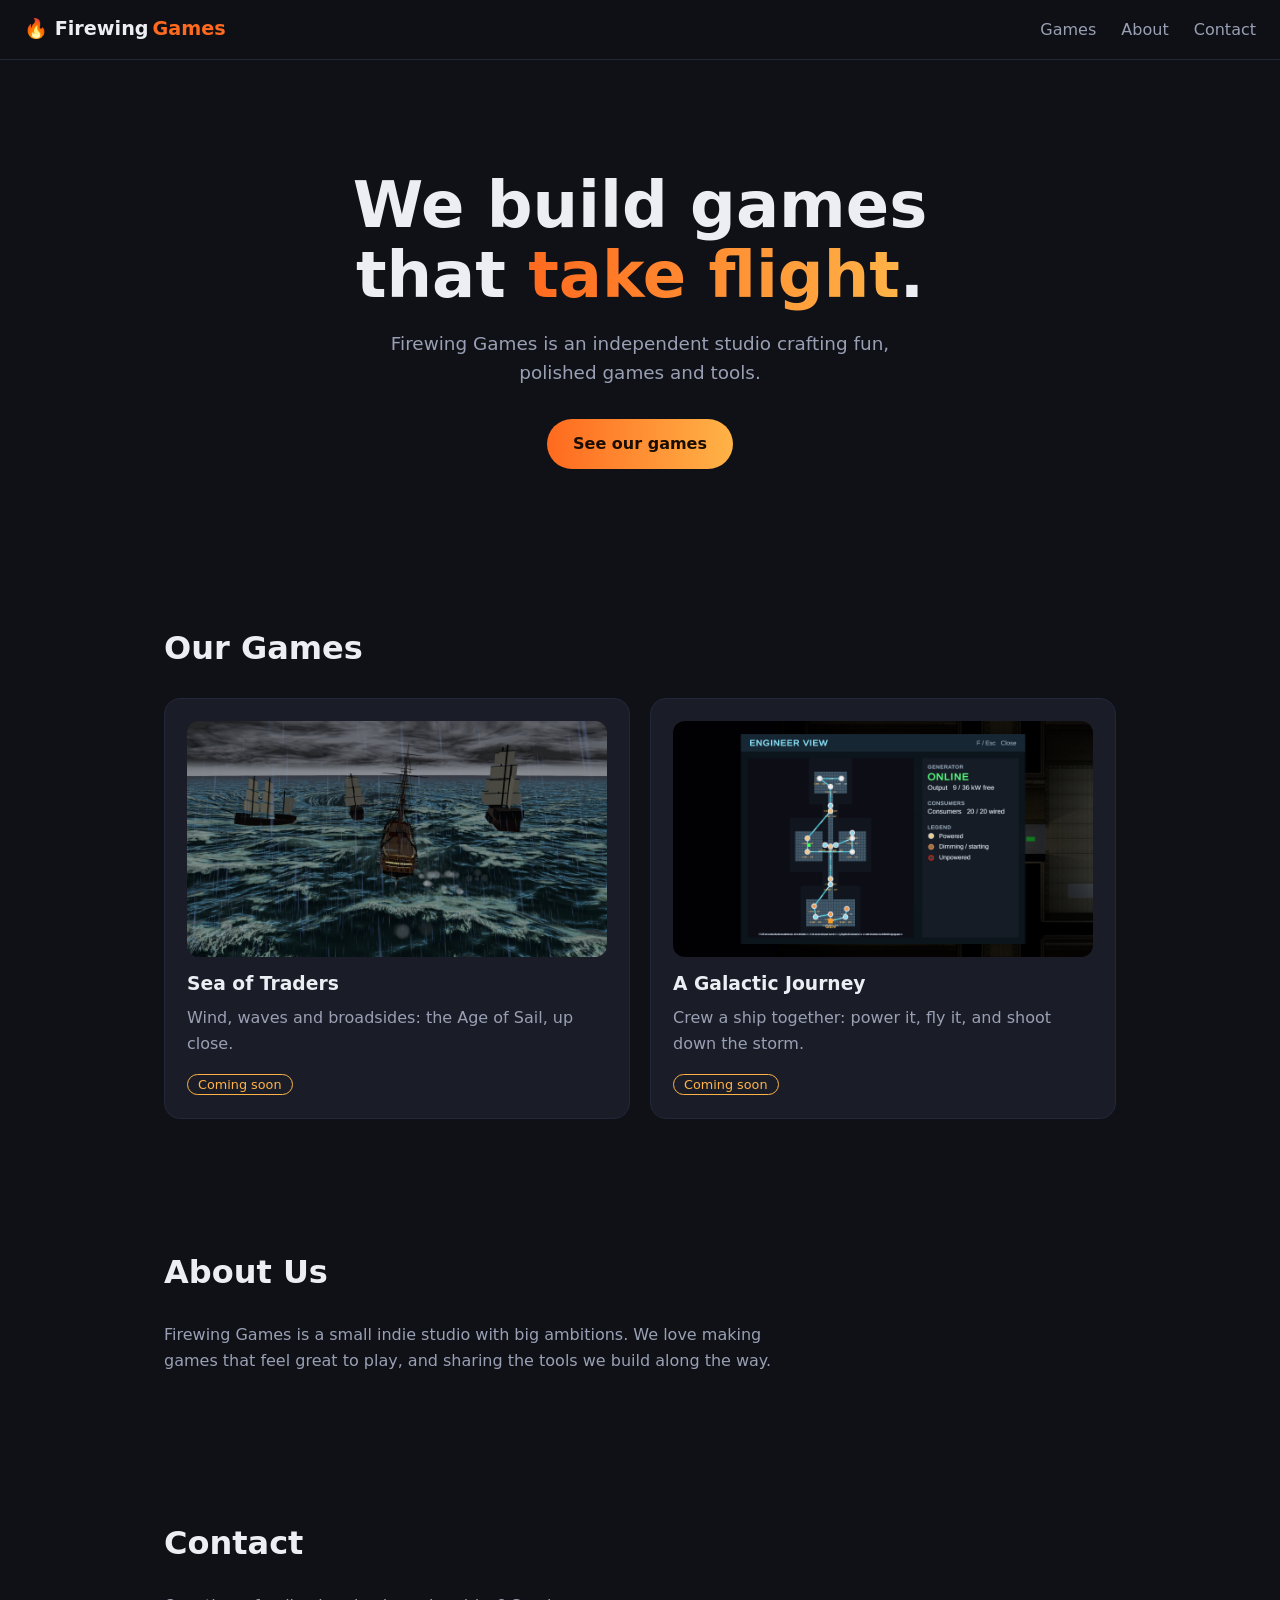
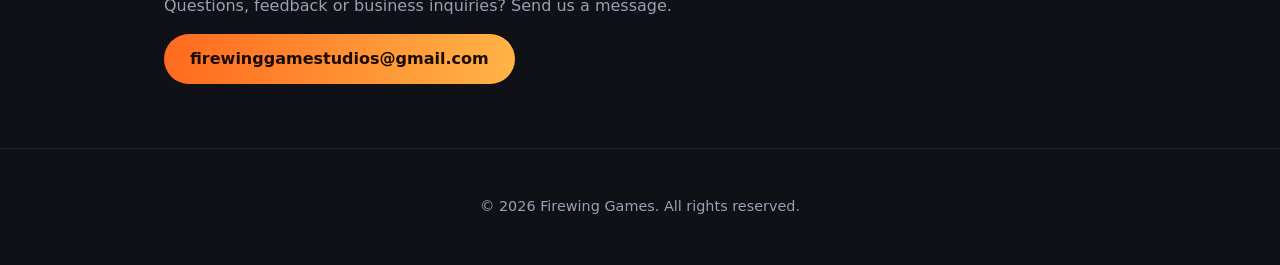
<file: index.html>
<!doctype html>
<html lang="en">
<head>
  <meta charset="utf-8">
  <meta name="viewport" content="width=device-width, initial-scale=1">
  <title>Firewing Games</title>
  <meta name="description" content="Firewing Games – an independent game studio making games and game tools.">
  <link rel="stylesheet" href="style.css">
</head>
<body>
  <header class="nav">
    <a class="logo" href="#top">🔥 Firewing<span>Games</span></a>
    <nav>
      <a href="#games">Games</a>
      <a href="#about">About</a>
      <a href="#contact">Contact</a>
    </nav>
  </header>

  <main id="top">
    <section class="hero">
      <h1>We build games<br>that <em>take flight</em>.</h1>
      <p>Firewing Games is an independent studio crafting fun, polished games and tools.</p>
      <a class="btn" href="#games">See our games</a>
    </section>

    <section id="games">
      <h2>Our Games</h2>
      <div class="grid">
        <a class="card" href="sea-of-traders.html">
          <img class="thumb-img" src="img/sea-of-traders/ocean-storm-fleet-in-rain.png" alt="Sea of Traders screenshot">
          <h3>Sea of Traders</h3>
          <p>Wind, waves and broadsides: the Age of Sail, up close.</p>
          <span class="tag">Coming soon</span>
        </a>
        <a class="card" href="a-galactic-journey.html">
          <img class="thumb-img" src="img/a-galactic-journey/engineer-view-power-grid.png" alt="A Galactic Journey screenshot">
          <h3>A Galactic Journey</h3>
          <p>Crew a ship together: power it, fly it, and shoot down the storm.</p>
          <span class="tag">Coming soon</span>
        </a>
      </div>
    </section>

    <section id="about">
      <h2>About Us</h2>
      <p>Firewing Games is a small indie studio with big ambitions. We love making games that feel great to play, and sharing the tools we build along the way.</p>
    </section>

    <section id="contact">
      <h2>Contact</h2>
      <p>Questions, feedback or business inquiries? Send us a message.</p>
      <a class="btn" href="mailto:firewinggamestudios@gmail.com">firewinggamestudios@gmail.com</a>
    </section>
  </main>

  <footer>
    <p>&copy; <span id="year"></span> Firewing Games. All rights reserved.</p>
  </footer>
  <script>document.getElementById('year').textContent = new Date().getFullYear();</script>
</body>
</html>
</file>
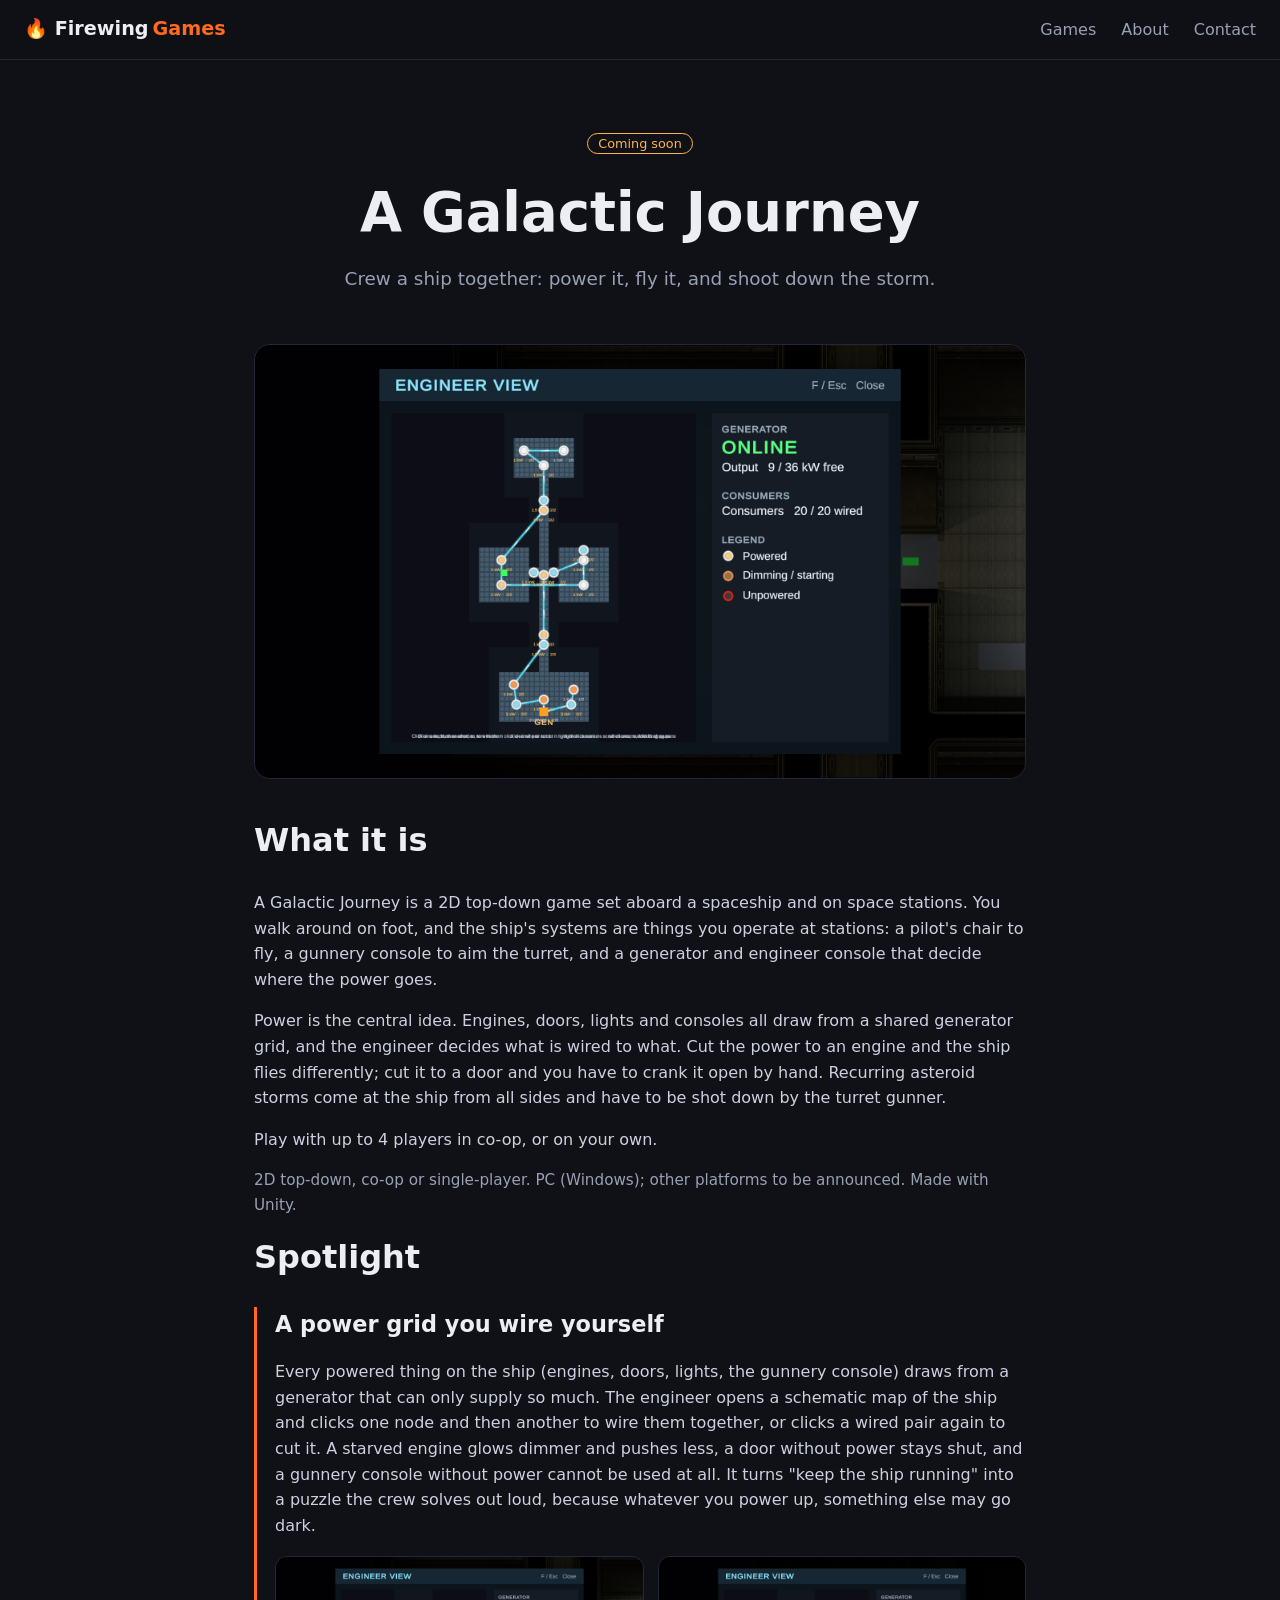
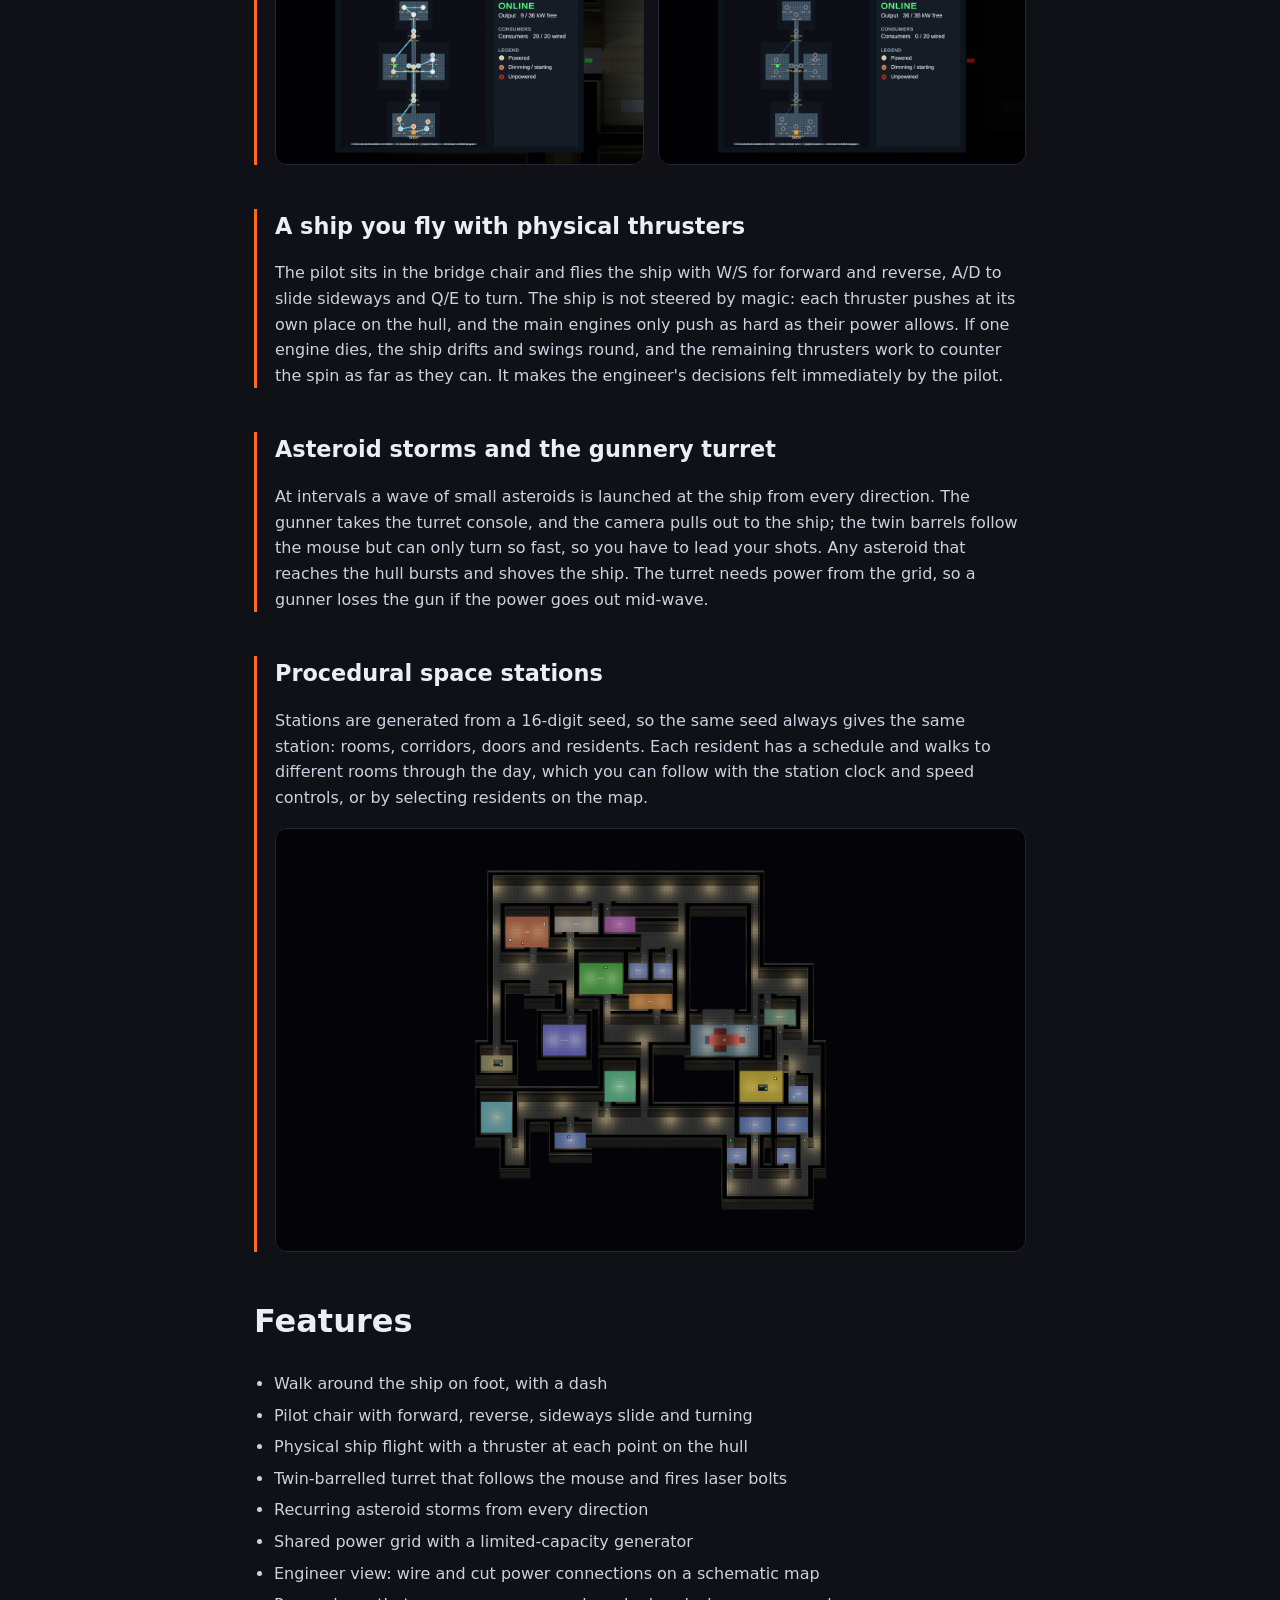
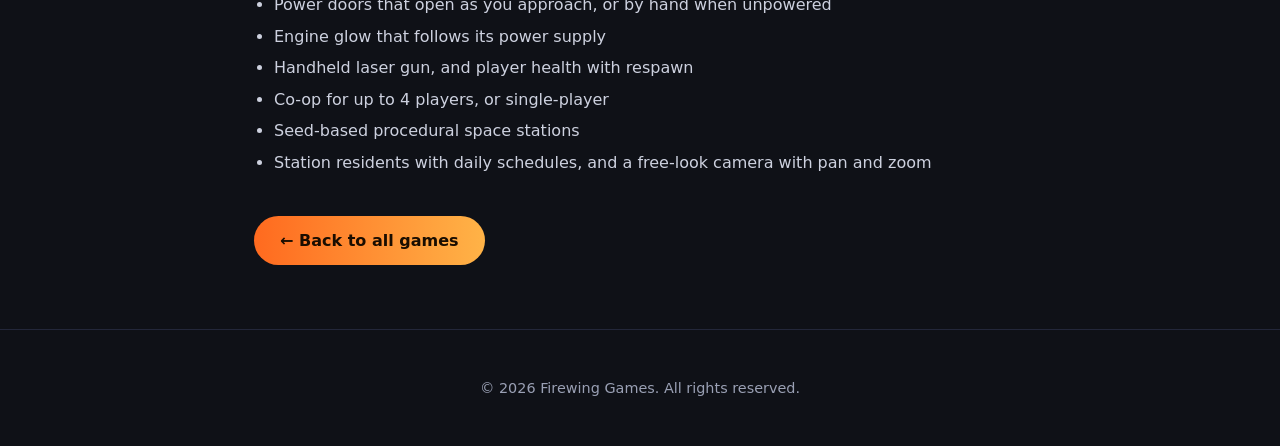
<file: a-galactic-journey.html>
<!doctype html>
<html lang="en">
<head>
  <meta charset="utf-8">
  <meta name="viewport" content="width=device-width, initial-scale=1">
  <title>A Galactic Journey – Firewing Games</title>
  <meta name="description" content="A Galactic Journey: crew a ship together, power it, fly it and shoot down the storm. Coming soon from Firewing Games.">
  <link rel="stylesheet" href="style.css">
</head>
<body>
  <header class="nav">
    <a class="logo" href="index.html">🔥 Firewing<span>Games</span></a>
    <nav>
      <a href="index.html#games">Games</a>
      <a href="index.html#about">About</a>
      <a href="index.html#contact">Contact</a>
    </nav>
  </header>

  <main>
    <section class="game-hero">
      <span class="tag">Coming soon</span>
      <h1>A Galactic Journey</h1>
      <p class="tagline">Crew a ship together: power it, fly it, and shoot down the storm.</p>
    </section>

    <section class="game-body">
      <img class="wide" src="img/a-galactic-journey/engineer-view-power-grid.png" alt="The engineer view, a schematic map of the ship's power grid">

      <h2>What it is</h2>
      <p>A Galactic Journey is a 2D top-down game set aboard a spaceship and on space stations. You walk around on foot, and the ship's systems are things you operate at stations: a pilot's chair to fly, a gunnery console to aim the turret, and a generator and engineer console that decide where the power goes.</p>
      <p>Power is the central idea. Engines, doors, lights and consoles all draw from a shared generator grid, and the engineer decides what is wired to what. Cut the power to an engine and the ship flies differently; cut it to a door and you have to crank it open by hand. Recurring asteroid storms come at the ship from all sides and have to be shot down by the turret gunner.</p>
      <p>Play with up to 4 players in co-op, or on your own.</p>
      <p class="meta">2D top-down, co-op or single-player. PC (Windows); other platforms to be announced. Made with Unity.</p>

      <h2>Spotlight</h2>

      <div class="spot">
        <h3>A power grid you wire yourself</h3>
        <p>Every powered thing on the ship (engines, doors, lights, the gunnery console) draws from a generator that can only supply so much. The engineer opens a schematic map of the ship and clicks one node and then another to wire them together, or clicks a wired pair again to cut it. A starved engine glows dimmer and pushes less, a door without power stays shut, and a gunnery console without power cannot be used at all. It turns "keep the ship running" into a puzzle the crew solves out loud, because whatever you power up, something else may go dark.</p>
        <div class="shots">
          <img src="img/a-galactic-journey/engineer-view-power-grid.png" alt="Engineer view with all consumers powered">
          <img src="img/a-galactic-journey/engineer-view-grid-unpowered.png" alt="Engineer view with the grid cut and a red door lamp">
        </div>
      </div>

      <div class="spot">
        <h3>A ship you fly with physical thrusters</h3>
        <p>The pilot sits in the bridge chair and flies the ship with W/S for forward and reverse, A/D to slide sideways and Q/E to turn. The ship is not steered by magic: each thruster pushes at its own place on the hull, and the main engines only push as hard as their power allows. If one engine dies, the ship drifts and swings round, and the remaining thrusters work to counter the spin as far as they can. It makes the engineer's decisions felt immediately by the pilot.</p>
      </div>

      <div class="spot">
        <h3>Asteroid storms and the gunnery turret</h3>
        <p>At intervals a wave of small asteroids is launched at the ship from every direction. The gunner takes the turret console, and the camera pulls out to the ship; the twin barrels follow the mouse but can only turn so fast, so you have to lead your shots. Any asteroid that reaches the hull bursts and shoves the ship. The turret needs power from the grid, so a gunner loses the gun if the power goes out mid-wave.</p>
      </div>

      <div class="spot">
        <h3>Procedural space stations</h3>
        <p>Stations are generated from a 16-digit seed, so the same seed always gives the same station: rooms, corridors, doors and residents. Each resident has a schedule and walks to different rooms through the day, which you can follow with the station clock and speed controls, or by selecting residents on the map.</p>
        <div class="shots">
          <img src="img/a-galactic-journey/station-generated-overview.png" alt="Overview of a procedurally generated space station">
        </div>
      </div>

      <h2>Features</h2>
      <ul class="features">
        <li>Walk around the ship on foot, with a dash</li>
        <li>Pilot chair with forward, reverse, sideways slide and turning</li>
        <li>Physical ship flight with a thruster at each point on the hull</li>
        <li>Twin-barrelled turret that follows the mouse and fires laser bolts</li>
        <li>Recurring asteroid storms from every direction</li>
        <li>Shared power grid with a limited-capacity generator</li>
        <li>Engineer view: wire and cut power connections on a schematic map</li>
        <li>Power doors that open as you approach, or by hand when unpowered</li>
        <li>Engine glow that follows its power supply</li>
        <li>Handheld laser gun, and player health with respawn</li>
        <li>Co-op for up to 4 players, or single-player</li>
        <li>Seed-based procedural space stations</li>
        <li>Station residents with daily schedules, and a free-look camera with pan and zoom</li>
      </ul>

      <a class="btn" href="index.html#games">&larr; Back to all games</a>
    </section>
  </main>

  <footer>
    <p>&copy; <span id="year"></span> Firewing Games. All rights reserved.</p>
  </footer>
  <script>document.getElementById('year').textContent = new Date().getFullYear();</script>
</body>
</html>
</file>
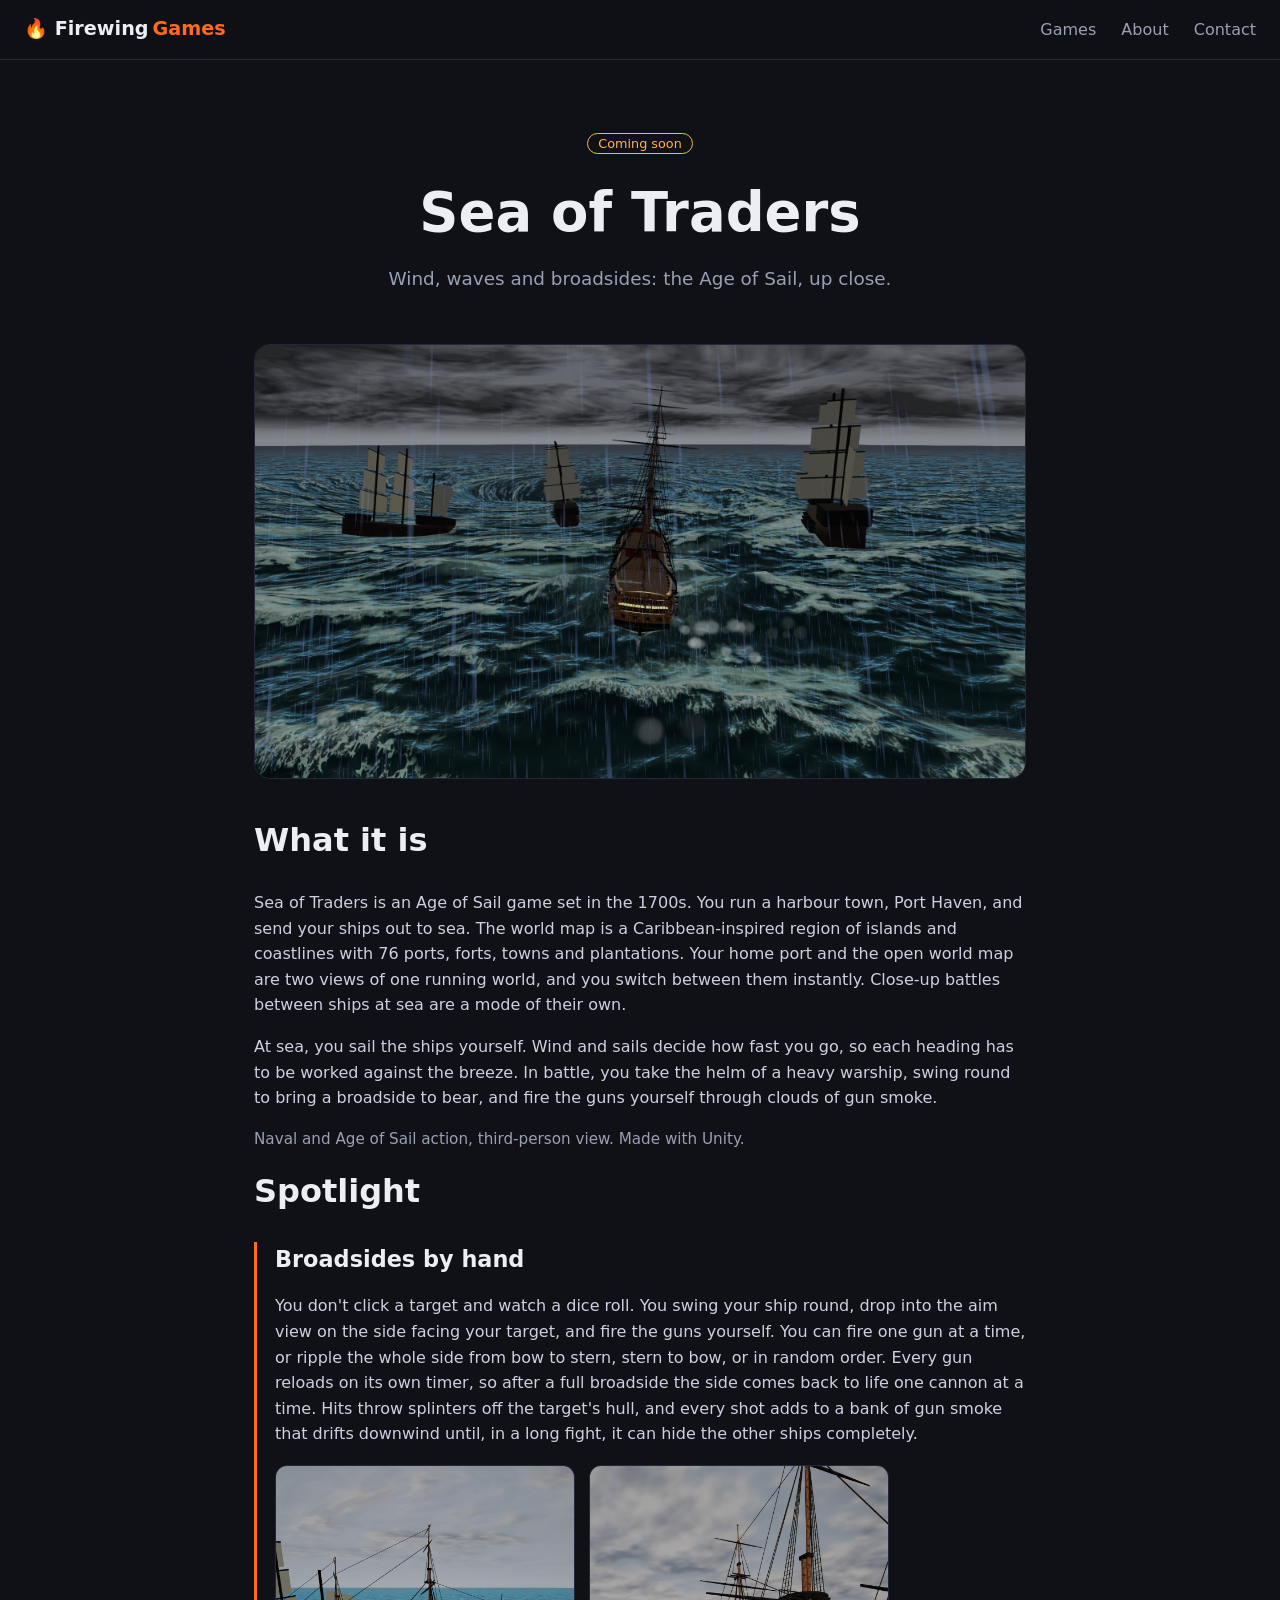
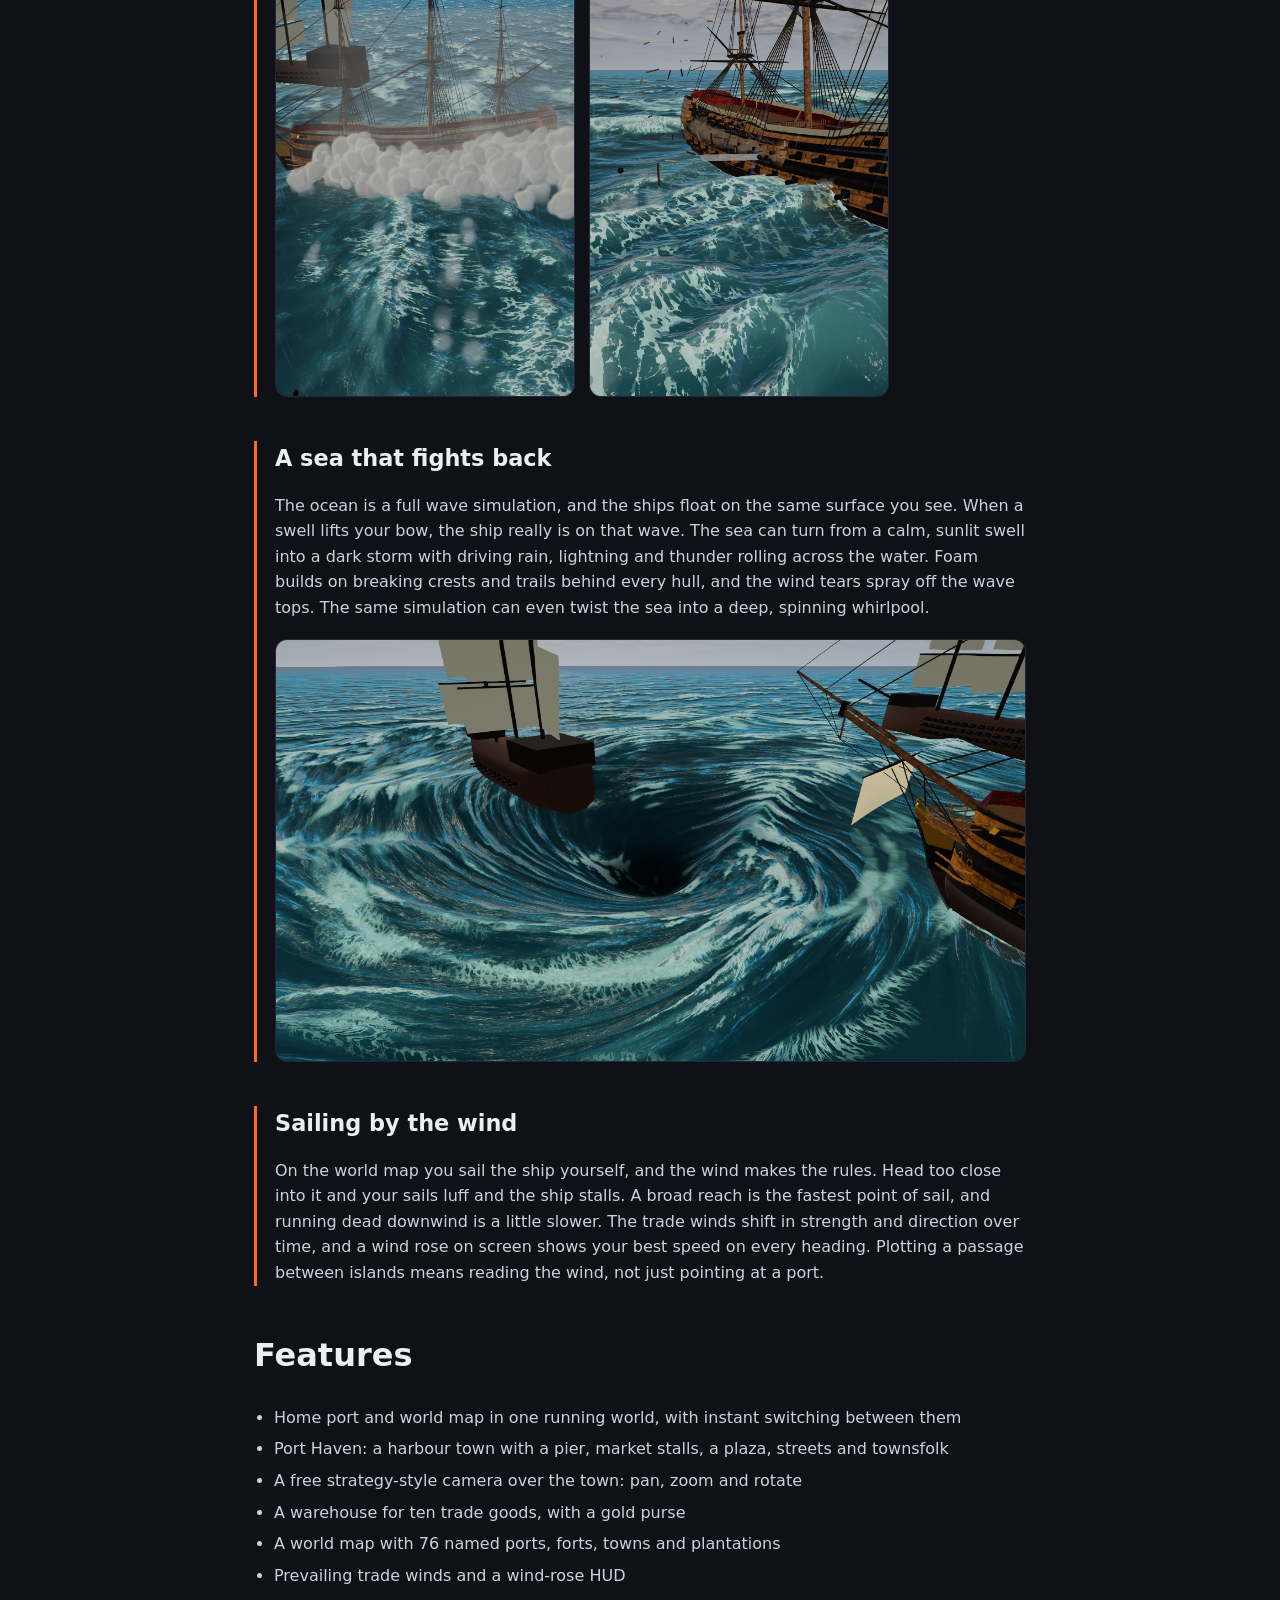
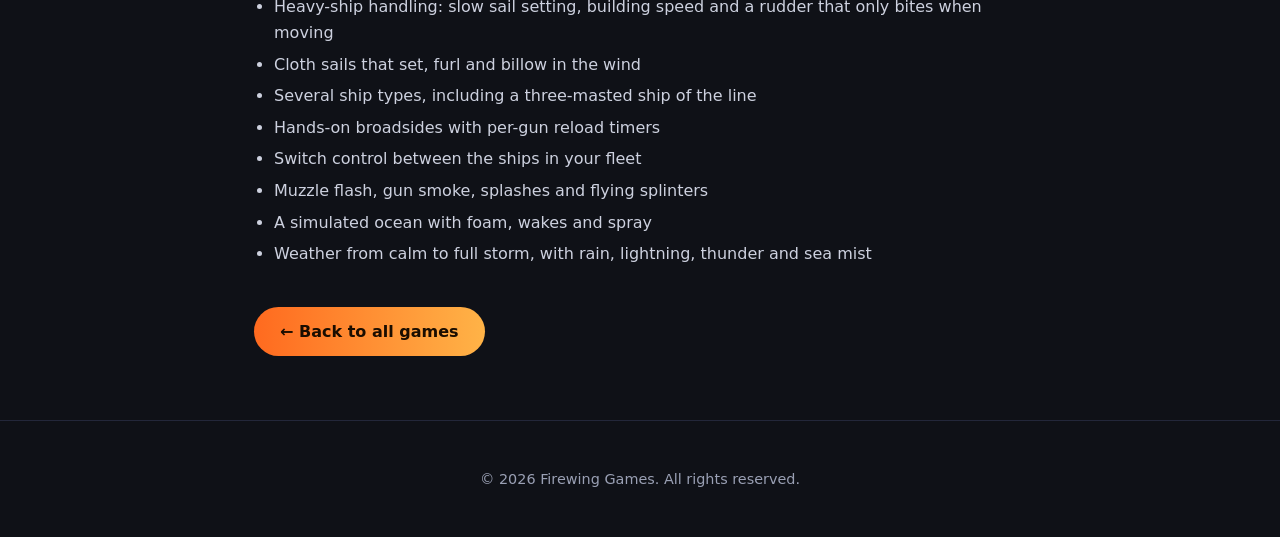
<file: sea-of-traders.html>
<!doctype html>
<html lang="en">
<head>
  <meta charset="utf-8">
  <meta name="viewport" content="width=device-width, initial-scale=1">
  <title>Sea of Traders – Firewing Games</title>
  <meta name="description" content="Sea of Traders: wind, waves and broadsides. The Age of Sail, up close. Coming soon from Firewing Games.">
  <link rel="stylesheet" href="style.css">
</head>
<body>
  <header class="nav">
    <a class="logo" href="index.html">🔥 Firewing<span>Games</span></a>
    <nav>
      <a href="index.html#games">Games</a>
      <a href="index.html#about">About</a>
      <a href="index.html#contact">Contact</a>
    </nav>
  </header>

  <main>
    <section class="game-hero">
      <span class="tag">Coming soon</span>
      <h1>Sea of Traders</h1>
      <p class="tagline">Wind, waves and broadsides: the Age of Sail, up close.</p>
    </section>

    <section class="game-body">
      <img class="wide" src="img/sea-of-traders/ocean-storm-fleet-in-rain.png" alt="Four ships sailing through a rainstorm under dark clouds">

      <h2>What it is</h2>
      <p>Sea of Traders is an Age of Sail game set in the 1700s. You run a harbour town, Port Haven, and send your ships out to sea. The world map is a Caribbean-inspired region of islands and coastlines with 76 ports, forts, towns and plantations. Your home port and the open world map are two views of one running world, and you switch between them instantly. Close-up battles between ships at sea are a mode of their own.</p>
      <p>At sea, you sail the ships yourself. Wind and sails decide how fast you go, so each heading has to be worked against the breeze. In battle, you take the helm of a heavy warship, swing round to bring a broadside to bear, and fire the guns yourself through clouds of gun smoke.</p>
      <p class="meta">Naval and Age of Sail action, third-person view. Made with Unity.</p>

      <h2>Spotlight</h2>

      <div class="spot">
        <h3>Broadsides by hand</h3>
        <p>You don't click a target and watch a dice roll. You swing your ship round, drop into the aim view on the side facing your target, and fire the guns yourself. You can fire one gun at a time, or ripple the whole side from bow to stern, stern to bow, or in random order. Every gun reloads on its own timer, so after a full broadside the side comes back to life one cannon at a time. Hits throw splinters off the target's hull, and every shot adds to a bank of gun smoke that drifts downwind until, in a long fight, it can hide the other ships completely.</p>
        <div class="shots portrait">
          <img src="img/sea-of-traders/combat-broadside-gun-smoke.png" alt="A ship of the line firing a broadside, with a wall of gun smoke along the hull">
          <img src="img/sea-of-traders/combat-cannonball-impact-splinters.png" alt="A cannonball hitting a hull in heavy seas, splinters flying">
        </div>
      </div>

      <div class="spot">
        <h3>A sea that fights back</h3>
        <p>The ocean is a full wave simulation, and the ships float on the same surface you see. When a swell lifts your bow, the ship really is on that wave. The sea can turn from a calm, sunlit swell into a dark storm with driving rain, lightning and thunder rolling across the water. Foam builds on breaking crests and trails behind every hull, and the wind tears spray off the wave tops. The same simulation can even twist the sea into a deep, spinning whirlpool.</p>
        <div class="shots">
          <img src="img/sea-of-traders/ocean-whirlpool-ships.png" alt="Two ships at the edge of a deep whirlpool">
        </div>
      </div>

      <div class="spot">
        <h3>Sailing by the wind</h3>
        <p>On the world map you sail the ship yourself, and the wind makes the rules. Head too close into it and your sails luff and the ship stalls. A broad reach is the fastest point of sail, and running dead downwind is a little slower. The trade winds shift in strength and direction over time, and a wind rose on screen shows your best speed on every heading. Plotting a passage between islands means reading the wind, not just pointing at a port.</p>
      </div>

      <h2>Features</h2>
      <ul class="features">
        <li>Home port and world map in one running world, with instant switching between them</li>
        <li>Port Haven: a harbour town with a pier, market stalls, a plaza, streets and townsfolk</li>
        <li>A free strategy-style camera over the town: pan, zoom and rotate</li>
        <li>A warehouse for ten trade goods, with a gold purse</li>
        <li>A world map with 76 named ports, forts, towns and plantations</li>
        <li>Prevailing trade winds and a wind-rose HUD</li>
        <li>Heavy-ship handling: slow sail setting, building speed and a rudder that only bites when moving</li>
        <li>Cloth sails that set, furl and billow in the wind</li>
        <li>Several ship types, including a three-masted ship of the line</li>
        <li>Hands-on broadsides with per-gun reload timers</li>
        <li>Switch control between the ships in your fleet</li>
        <li>Muzzle flash, gun smoke, splashes and flying splinters</li>
        <li>A simulated ocean with foam, wakes and spray</li>
        <li>Weather from calm to full storm, with rain, lightning, thunder and sea mist</li>
      </ul>

      <a class="btn" href="index.html#games">&larr; Back to all games</a>
    </section>
  </main>

  <footer>
    <p>&copy; <span id="year"></span> Firewing Games. All rights reserved.</p>
  </footer>
  <script>document.getElementById('year').textContent = new Date().getFullYear();</script>
</body>
</html>
</file>
<file: style.css>
:root {
  --bg: #0f1117;
  --panel: #1a1d27;
  --text: #eceef4;
  --muted: #9aa0b4;
  --accent: #ff6a1f;
  --accent2: #ffb347;
}
* { box-sizing: border-box; }
html { scroll-behavior: smooth; }
body {
  margin: 0;
  font-family: system-ui, -apple-system, "Segoe UI", Roboto, sans-serif;
  background: var(--bg);
  color: var(--text);
  line-height: 1.6;
}
a { color: inherit; text-decoration: none; }
.nav {
  position: sticky; top: 0; z-index: 10;
  display: flex; justify-content: space-between; align-items: center;
  padding: 14px 24px;
  background: rgba(15,17,23,.9);
  backdrop-filter: blur(8px);
  border-bottom: 1px solid #23273a;
}
.logo { font-weight: 800; font-size: 1.2rem; }
.logo span { color: var(--accent); margin-left: 4px; }
.nav nav a { margin-left: 20px; color: var(--muted); }
.nav nav a:hover { color: var(--text); }
section { max-width: 1000px; margin: 0 auto; padding: 64px 24px; }
h2 { font-size: 2rem; margin: 0 0 24px; }
.hero { text-align: center; padding: 110px 24px 90px; }
.hero h1 { font-size: clamp(2.2rem, 7vw, 4rem); line-height: 1.1; margin: 0 0 18px; }
.hero em {
  font-style: normal;
  background: linear-gradient(90deg, var(--accent), var(--accent2));
  -webkit-background-clip: text; background-clip: text; color: transparent;
}
.hero p { color: var(--muted); font-size: 1.15rem; max-width: 560px; margin: 0 auto 32px; }
.btn {
  display: inline-block; padding: 12px 26px; border-radius: 999px;
  background: linear-gradient(90deg, var(--accent), var(--accent2));
  color: #1a0d00; font-weight: 700;
  transition: transform .15s;
}
.btn:hover { transform: translateY(-2px); }
.grid { display: grid; gap: 20px; grid-template-columns: repeat(auto-fit, minmax(250px, 1fr)); }
.card { background: var(--panel); border-radius: 16px; padding: 22px; border: 1px solid #23273a; }
.card h3 { margin: 12px 0 6px; }
.card p { color: var(--muted); margin: 0 0 14px; }
.thumb { font-size: 2.6rem; background: #12151d; border-radius: 12px; text-align: center; padding: 28px 0; }
.tag { font-size: .8rem; color: var(--accent2); border: 1px solid var(--accent2); border-radius: 999px; padding: 2px 10px; }
#about p, #contact p { color: var(--muted); max-width: 640px; }
footer { text-align: center; color: var(--muted); padding: 32px 24px; border-top: 1px solid #23273a; font-size: .9rem; }

/* Game cards with images */
a.card { display: block; transition: transform .15s, border-color .15s; }
a.card:hover { transform: translateY(-3px); border-color: var(--accent); }
.thumb-img { width: 100%; aspect-ratio: 16/9; object-fit: cover; border-radius: 12px; display: block; }

/* Game pages */
.game-hero { text-align: center; padding: 70px 24px 20px; }
.game-hero h1 { font-size: clamp(2rem, 6vw, 3.4rem); margin: 14px 0 8px; }
.tagline { color: var(--muted); font-size: 1.15rem; margin: 0; }
.game-body { max-width: 820px; padding-top: 30px; }
.game-body p { color: #cdd1df; }
.game-body .meta { color: var(--muted); font-size: .95rem; }
.wide { width: 100%; border-radius: 16px; border: 1px solid #23273a; margin-bottom: 36px; display: block; }
.spot { margin: 0 0 44px; padding-left: 18px; border-left: 3px solid var(--accent); }
.spot h3 { margin: 0 0 8px; font-size: 1.4rem; }
.shots { display: grid; gap: 14px; grid-template-columns: repeat(auto-fit, minmax(260px, 1fr)); margin-top: 18px; }
.shots img { width: 100%; border-radius: 12px; border: 1px solid #23273a; display: block; }
.shots.portrait { grid-template-columns: repeat(auto-fit, minmax(200px, 300px)); }
.features { color: #cdd1df; padding-left: 20px; margin: 0 0 40px; }
.features li { margin-bottom: 6px; }
</file>
